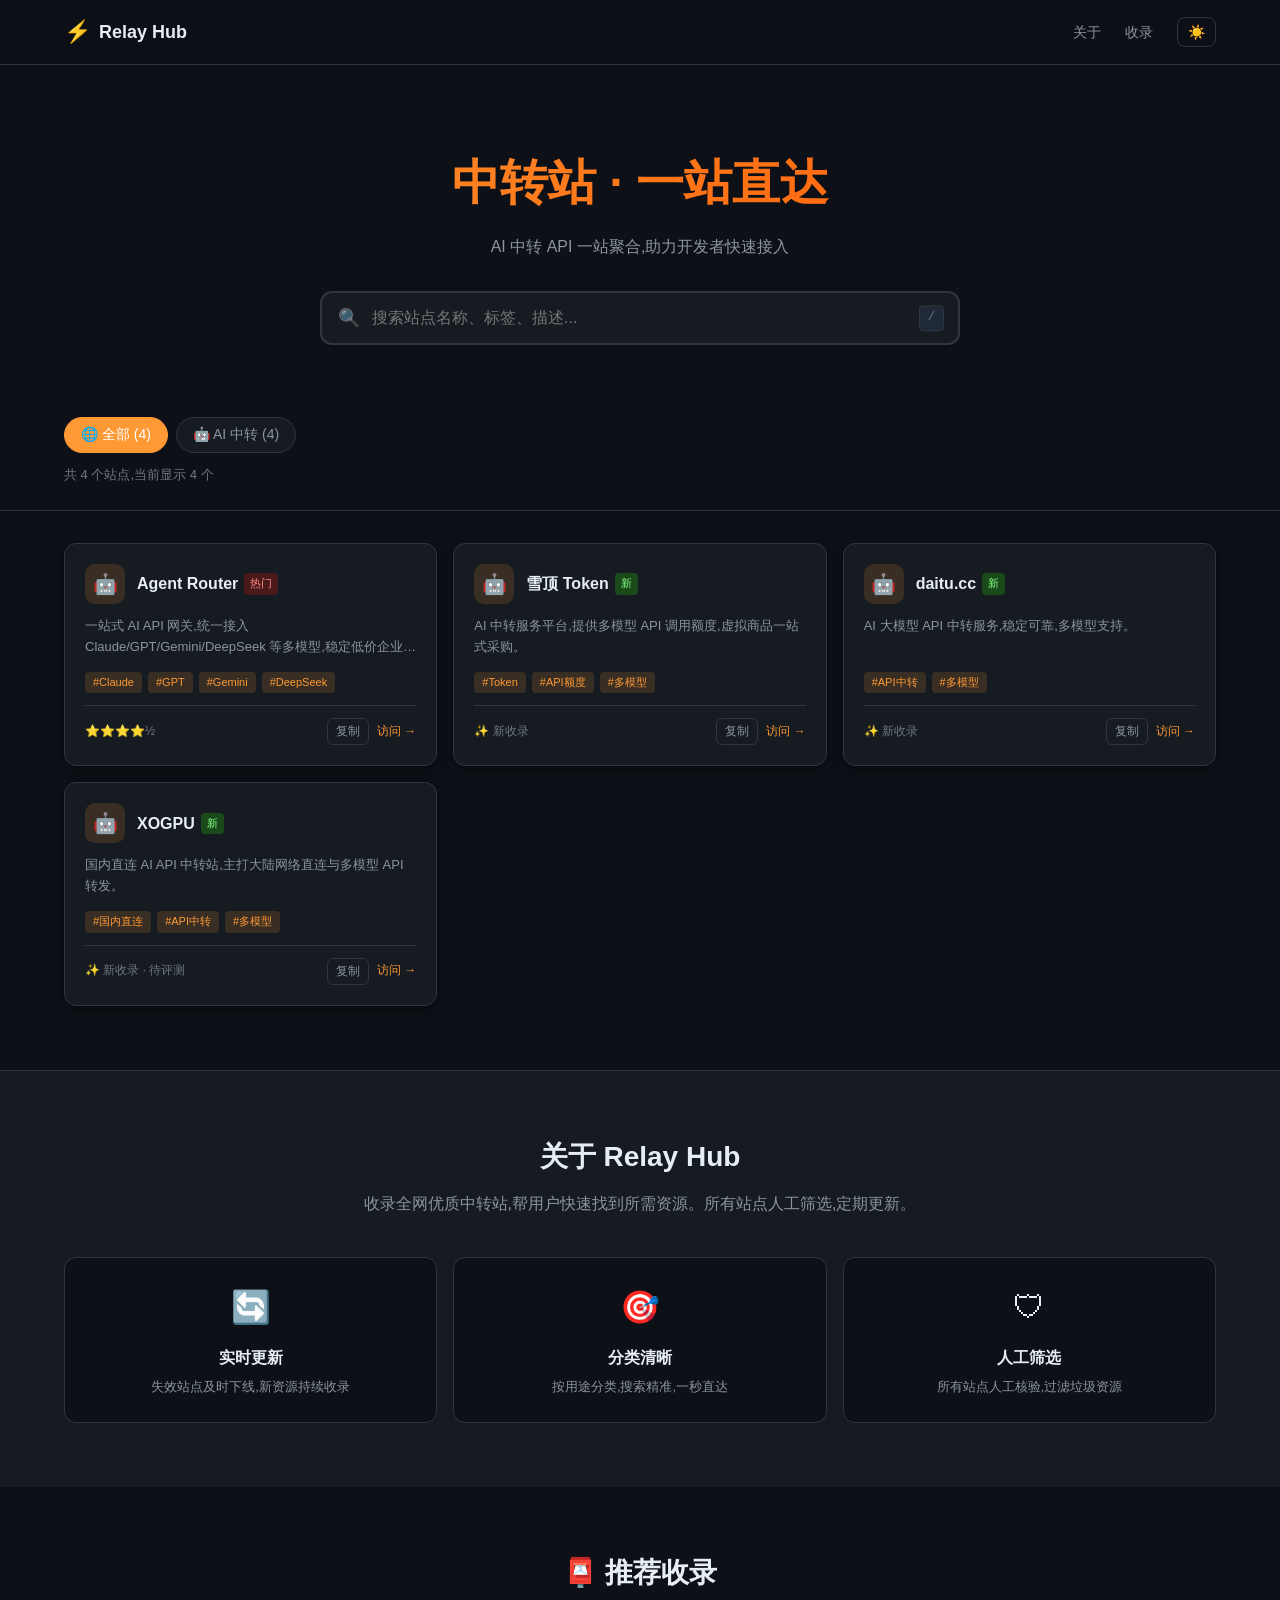
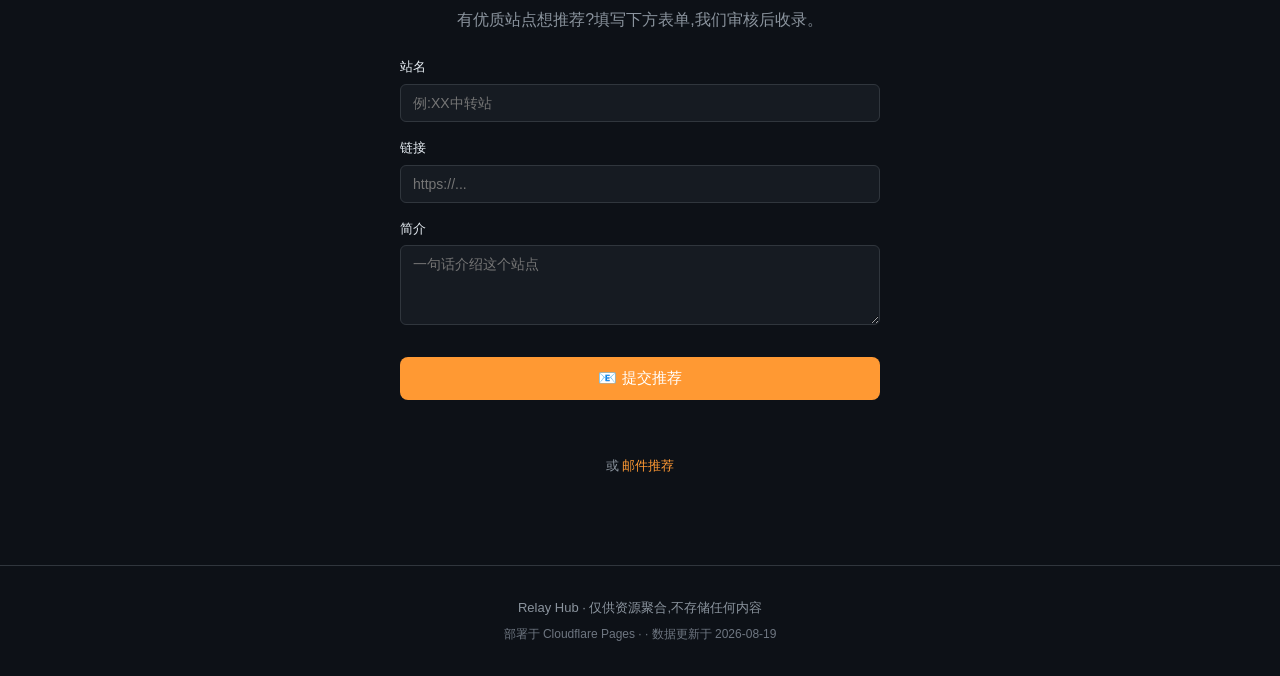
<file: index.html>
<!DOCTYPE html>
<html lang="zh-CN">
<head>
  <meta charset="UTF-8" />
  <meta name="viewport" content="width=device-width, initial-scale=1.0" />
  <title>中转站导航 · Relay Hub</title>
  <meta name="description" content="聚合全网优质 AI 中转站,一站直达" />
  <link rel="stylesheet" href="assets/style.css" />
</head>
<body>
  <!-- 顶栏 -->
  <header class="topbar">
    <div class="container topbar-inner">
      <a class="logo" href="/">
        <span class="logo-icon">⚡</span>
        <span class="logo-text">Relay Hub</span>
      </a>
      <nav class="nav">
        <a href="#about">关于</a>
        <a href="#submit">收录</a>
        <button id="theme-toggle" class="theme-toggle" aria-label="切换主题">
          <span class="theme-icon">🌙</span>
        </button>
      </nav>
    </div>
  </header>

  <!-- Hero -->
  <section class="hero">
    <div class="container">
      <h1 class="hero-title">中转站 · 一站直达</h1>
      <p class="hero-sub">AI 中转 API 一站聚合,助力开发者快速接入</p>
      <div class="search-box">
        <span class="search-icon">🔍</span>
        <input
          id="search-input"
          type="text"
          placeholder="搜索站点名称、标签、描述..."
          autocomplete="off"
          spellcheck="false"
        />
        <kbd class="kbd">/</kbd>
      </div>
    </div>
  </section>

  <!-- 分类筛选 -->
  <section class="filters">
    <div class="container">
      <div id="category-tabs" class="tabs"></div>
      <div class="stats" id="stats"></div>
    </div>
  </section>

  <!-- 站点卡片墙 -->
  <section class="cards">
    <div class="container">
      <div id="card-grid" class="card-grid"></div>
      <div id="empty-state" class="empty-state hidden">
        <p>😶 没找到匹配站点</p>
        <p class="empty-hint">试试别的关键词,或换个分类</p>
      </div>
    </div>
  </section>

  <!-- 关于 -->
  <section id="about" class="about">
    <div class="container">
      <h2>关于 Relay Hub</h2>
      <p>收录全网优质中转站,帮用户快速找到所需资源。所有站点人工筛选,定期更新。</p>
      <div class="about-grid">
        <div class="about-card">
          <span class="about-icon">🔄</span>
          <h3>实时更新</h3>
          <p>失效站点及时下线,新资源持续收录</p>
        </div>
        <div class="about-card">
          <span class="about-icon">🎯</span>
          <h3>分类清晰</h3>
          <p>按用途分类,搜索精准,一秒直达</p>
        </div>
        <div class="about-card">
          <span class="about-icon">🛡</span>
          <h3>人工筛选</h3>
          <p>所有站点人工核验,过滤垃圾资源</p>
        </div>
      </div>
    </div>
  </section>

  <!-- 收录 -->
  <section id="submit" class="submit">
    <div class="container">
      <h2>📮 推荐收录</h2>
      <p>有优质站点想推荐?填写下方表单,我们审核后收录。</p>

      <form id="submit-form" class="submit-form" action="https://formspree.io/f/xvkpvnvd" method="POST">
        <div class="form-group">
          <label for="f-name">站名</label>
          <input id="f-name" name="站名" type="text" placeholder="例:XX中转站" required />
        </div>
        <div class="form-group">
          <label for="f-url">链接</label>
          <input id="f-url" name="链接" type="url" placeholder="https://..." required />
        </div>
        <div class="form-group">
          <label for="f-desc">简介</label>
          <textarea id="f-desc" name="简介" rows="3" placeholder="一句话介绍这个站点" required></textarea>
        </div>
        <input type="hidden" name="_subject" value="【推荐收录】新中转站推荐" />
        <button type="submit" class="btn btn-primary btn-block">📧 提交推荐</button>
        <p id="form-status" class="form-status" aria-live="polite"></p>
      </form>

      <p class="submit-fallback">
        或 <a href="mailto:curc17459@gmail.com?subject=推荐收录中转站&body=站名:%0D%0A链接:%0D%0A简介:%0D%0A">邮件推荐</a>
      </p>
    </div>
  </section>

  <!-- 页脚 -->
  <footer class="footer">
    <div class="container">
      <p>Relay Hub · 仅供资源聚合,不存储任何内容</p>
      <p class="footer-meta">
        <span>部署于 Cloudflare Pages</span>
        ·
        <span>数据更新于 <span id="last-updated"></span></span>
      </p>
    </div>
  </footer>

  <script src="assets/app.js"></script>
</body>
</html>
</file>
<file: assets/style.css>
/* ========== 主题变量 ========== */
:root {
  --bg: #f7f8fa;
  --bg-card: #ffffff;
  --bg-hover: #f0f2f5;
  --text: #1a1a1a;
  --text-sub: #6b7280;
  --text-faint: #9ca3af;
  --border: #e5e7eb;
  --primary: #f6821f;       /* Cloudflare orange */
  --primary-hover: #ff9933;
  --tag-bg: rgba(246, 130, 31, 0.1);
  --tag-text: #d4691a;
  --shadow: 0 1px 3px rgba(0,0,0,0.04), 0 4px 12px rgba(0,0,0,0.04);
  --shadow-hover: 0 4px 16px rgba(0,0,0,0.08);
  --radius: 12px;
}

[data-theme="dark"] {
  --bg: #0d1117;
  --bg-card: #161b22;
  --bg-hover: #1f2937;
  --text: #e6edf3;
  --text-sub: #8b949e;
  --text-faint: #6e7681;
  --border: #30363d;
  --primary: #ff9933;
  --primary-hover: #ffad55;
  --tag-bg: rgba(255, 153, 51, 0.15);
  --tag-text: #ff9933;
  --shadow: 0 1px 3px rgba(0,0,0,0.3), 0 4px 12px rgba(0,0,0,0.3);
  --shadow-hover: 0 4px 16px rgba(0,0,0,0.5);
}

/* ========== 基础 ========== */
* { box-sizing: border-box; margin: 0; padding: 0; }

html {
  scroll-behavior: smooth;
  background: var(--bg);
  color: var(--text);
  font-family: -apple-system, BlinkMacSystemFont, "Segoe UI", "PingFang SC",
               "Hiragino Sans GB", "Microsoft YaHei", sans-serif;
  line-height: 1.6;
}

body {
  min-height: 100vh;
  background: var(--bg);
  color: var(--text);
  transition: background 0.2s, color 0.2s;
}

.container {
  max-width: 1200px;
  margin: 0 auto;
  padding: 0 24px;
}

a { color: inherit; text-decoration: none; }
.hidden { display: none !important; }

/* ========== 顶栏 ========== */
.topbar {
  position: sticky;
  top: 0;
  z-index: 50;
  background: color-mix(in srgb, var(--bg) 85%, transparent);
  backdrop-filter: blur(12px);
  border-bottom: 1px solid var(--border);
}

.topbar-inner {
  display: flex;
  align-items: center;
  justify-content: space-between;
  height: 64px;
}

.logo {
  display: flex;
  align-items: center;
  gap: 8px;
  font-weight: 700;
  font-size: 18px;
}

.logo-icon { font-size: 22px; }

.nav {
  display: flex;
  align-items: center;
  gap: 24px;
  font-size: 14px;
}

.nav a {
  color: var(--text-sub);
  transition: color 0.15s;
}

.nav a:hover { color: var(--primary); }

.theme-toggle {
  background: transparent;
  border: 1px solid var(--border);
  border-radius: 8px;
  padding: 6px 10px;
  cursor: pointer;
  font-size: 14px;
  transition: all 0.15s;
}

.theme-toggle:hover {
  border-color: var(--primary);
  background: var(--bg-hover);
}

/* ========== Hero ========== */
.hero {
  padding: 80px 0 48px;
  text-align: center;
}

.hero-title {
  font-size: clamp(32px, 5vw, 48px);
  font-weight: 800;
  background: linear-gradient(135deg, var(--primary) 0%, #ff5500 100%);
  -webkit-background-clip: text;
  -webkit-text-fill-color: transparent;
  background-clip: text;
  margin-bottom: 12px;
}

.hero-sub {
  color: var(--text-sub);
  font-size: 16px;
  margin-bottom: 32px;
}

.search-box {
  position: relative;
  max-width: 640px;
  margin: 0 auto;
}

.search-icon {
  position: absolute;
  left: 18px;
  top: 50%;
  transform: translateY(-50%);
  font-size: 18px;
  pointer-events: none;
  opacity: 0.6;
}

#search-input {
  width: 100%;
  padding: 16px 56px 16px 50px;
  font-size: 16px;
  background: var(--bg-card);
  color: var(--text);
  border: 2px solid var(--border);
  border-radius: var(--radius);
  outline: none;
  transition: all 0.15s;
  font-family: inherit;
}

#search-input:focus {
  border-color: var(--primary);
  box-shadow: 0 0 0 4px rgba(246, 130, 31, 0.1);
}

.kbd {
  position: absolute;
  right: 16px;
  top: 50%;
  transform: translateY(-50%);
  padding: 2px 8px;
  font-family: monospace;
  font-size: 12px;
  background: var(--bg-hover);
  border: 1px solid var(--border);
  border-radius: 4px;
  color: var(--text-faint);
}

/* ========== 筛选 ========== */
.filters {
  padding: 24px 0;
  border-bottom: 1px solid var(--border);
}

.tabs {
  display: flex;
  flex-wrap: wrap;
  gap: 8px;
  margin-bottom: 12px;
}

.tab {
  padding: 8px 16px;
  font-size: 14px;
  background: var(--bg-card);
  border: 1px solid var(--border);
  border-radius: 999px;
  cursor: pointer;
  transition: all 0.15s;
  color: var(--text-sub);
}

.tab:hover {
  border-color: var(--primary);
  color: var(--primary);
}

.tab.active {
  background: var(--primary);
  border-color: var(--primary);
  color: white;
}

.stats {
  font-size: 13px;
  color: var(--text-faint);
}

/* ========== 卡片网格 ========== */
.cards { padding: 32px 0 64px; }

.card-grid {
  display: grid;
  grid-template-columns: repeat(auto-fill, minmax(320px, 1fr));
  gap: 16px;
}

.card {
  display: flex;
  flex-direction: column;
  background: var(--bg-card);
  border: 1px solid var(--border);
  border-radius: var(--radius);
  padding: 20px;
  text-decoration: none;
  color: inherit;
  transition: all 0.2s;
  position: relative;
  box-shadow: var(--shadow);
}

.card:hover {
  transform: translateY(-2px);
  border-color: var(--primary);
  box-shadow: var(--shadow-hover);
}

.card-header {
  display: flex;
  align-items: center;
  gap: 12px;
  margin-bottom: 12px;
}

.card-icon {
  width: 40px;
  height: 40px;
  border-radius: 10px;
  background: var(--tag-bg);
  color: var(--primary);
  display: flex;
  align-items: center;
  justify-content: center;
  font-size: 20px;
  flex-shrink: 0;
}

.card-title {
  font-size: 16px;
  font-weight: 600;
  flex: 1;
  display: flex;
  align-items: center;
  gap: 6px;
}

.card-badges {
  display: flex;
  gap: 4px;
}

.badge {
  font-size: 11px;
  padding: 2px 6px;
  border-radius: 4px;
  font-weight: 500;
}

.badge-hot { background: #fee; color: #c33; }
.badge-new { background: #efe; color: #3a3; }
.badge-free { background: #eef; color: #33c; }

[data-theme="dark"] .badge-hot { background: #4a1a1a; color: #ff8888; }
[data-theme="dark"] .badge-new { background: #1a4a1a; color: #88ff88; }
[data-theme="dark"] .badge-free { background: #1a3a4a; color: #88ccff; }

.card-desc {
  font-size: 13px;
  color: var(--text-sub);
  margin-bottom: 14px;
  flex: 1;
  display: -webkit-box;
  -webkit-line-clamp: 2;
  -webkit-box-orient: vertical;
  overflow: hidden;
}

.card-tags {
  display: flex;
  flex-wrap: wrap;
  gap: 6px;
  margin-bottom: 12px;
}

.tag {
  font-size: 11px;
  padding: 2px 8px;
  background: var(--tag-bg);
  color: var(--tag-text);
  border-radius: 4px;
}

.card-footer {
  display: flex;
  align-items: center;
  justify-content: space-between;
  padding-top: 12px;
  border-top: 1px solid var(--border);
  font-size: 12px;
  color: var(--text-faint);
}

.card-visit {
  display: flex;
  align-items: center;
  gap: 4px;
  color: var(--primary);
  font-weight: 500;
}

.card-copy {
  background: transparent;
  border: 1px solid var(--border);
  border-radius: 6px;
  padding: 4px 8px;
  font-size: 12px;
  cursor: pointer;
  color: var(--text-sub);
  transition: all 0.15s;
}

.card-copy:hover {
  border-color: var(--primary);
  color: var(--primary);
}

/* ========== 空状态 ========== */
.empty-state {
  text-align: center;
  padding: 64px 0;
  color: var(--text-sub);
}

.empty-hint {
  font-size: 13px;
  color: var(--text-faint);
  margin-top: 8px;
}

/* ========== 关于 ========== */
.about {
  padding: 64px 0;
  background: var(--bg-card);
  border-top: 1px solid var(--border);
}

.about h2 {
  font-size: 28px;
  margin-bottom: 12px;
  text-align: center;
}

.about > .container > p {
  text-align: center;
  color: var(--text-sub);
  max-width: 600px;
  margin: 0 auto 40px;
}

.about-grid {
  display: grid;
  grid-template-columns: repeat(auto-fit, minmax(240px, 1fr));
  gap: 16px;
}

.about-card {
  padding: 24px;
  background: var(--bg);
  border: 1px solid var(--border);
  border-radius: var(--radius);
  text-align: center;
}

.about-icon { font-size: 32px; display: block; margin-bottom: 12px; }

.about-card h3 { font-size: 16px; margin-bottom: 6px; }

.about-card p { font-size: 13px; color: var(--text-sub); }

/* ========== 收录 ========== */
.submit {
  padding: 64px 0;
  text-align: center;
}

.submit h2 { font-size: 28px; margin-bottom: 12px; }

.submit p { color: var(--text-sub); margin-bottom: 24px; }

.submit-form {
  max-width: 480px;
  margin: 0 auto;
  text-align: left;
}

.submit-form .form-group {
  margin-bottom: 16px;
}

.submit-form label {
  display: block;
  font-size: 13px;
  font-weight: 500;
  margin-bottom: 6px;
  color: var(--text);
}

.submit-form input[type="text"],
.submit-form input[type="url"],
.submit-form textarea {
  width: 100%;
  padding: 10px 12px;
  border: 1px solid var(--border);
  border-radius: 6px;
  background: var(--bg-card);
  color: var(--text);
  font-size: 14px;
  font-family: inherit;
  transition: border-color 0.15s, box-shadow 0.15s;
}

.submit-form input:focus,
.submit-form textarea:focus {
  outline: none;
  border-color: var(--primary);
  box-shadow: 0 0 0 3px rgba(246, 130, 31, 0.15);
}

.submit-form textarea {
  resize: vertical;
  min-height: 80px;
}

.btn-block {
  display: block;
  width: 100%;
  margin-top: 8px;
}

.form-status {
  margin-top: 12px;
  padding: 10px 14px;
  border-radius: 6px;
  font-size: 13px;
  text-align: center;
  min-height: 0;
}

.form-status.success {
  background: rgba(34, 197, 94, 0.1);
  color: #16a34a;
}

.form-status.error {
  background: rgba(239, 68, 68, 0.1);
  color: #dc2626;
}

.submit-fallback {
  margin-top: 20px;
  font-size: 13px;
  color: var(--text-sub);
}

.submit-fallback a {
  color: var(--primary);
  text-decoration: none;
  font-weight: 500;
}

.submit-fallback a:hover {
  text-decoration: underline;
}

.btn {
  display: inline-block;
  padding: 12px 28px;
  border-radius: 8px;
  font-weight: 500;
  font-size: 15px;
  transition: all 0.15s;
  border: none;
  cursor: pointer;
}

.btn-primary {
  background: var(--primary);
  color: white;
}

.btn-primary:hover {
  background: var(--primary-hover);
  transform: translateY(-1px);
  box-shadow: 0 4px 12px rgba(246, 130, 31, 0.3);
}

/* ========== 页脚 ========== */
.footer {
  padding: 32px 0;
  text-align: center;
  border-top: 1px solid var(--border);
  color: var(--text-sub);
  font-size: 13px;
}

.footer-meta {
  font-size: 12px;
  color: var(--text-faint);
  margin-top: 6px;
}

.footer-meta span + span::before {
  content: " · ";
}

/* ========== 响应式 ========== */
@media (max-width: 640px) {
  .hero { padding: 48px 0 32px; }
  .nav { gap: 14px; font-size: 13px; }
  .nav a:not(:last-child) { display: none; }
  .card-grid { grid-template-columns: 1fr; }
}
</file>
